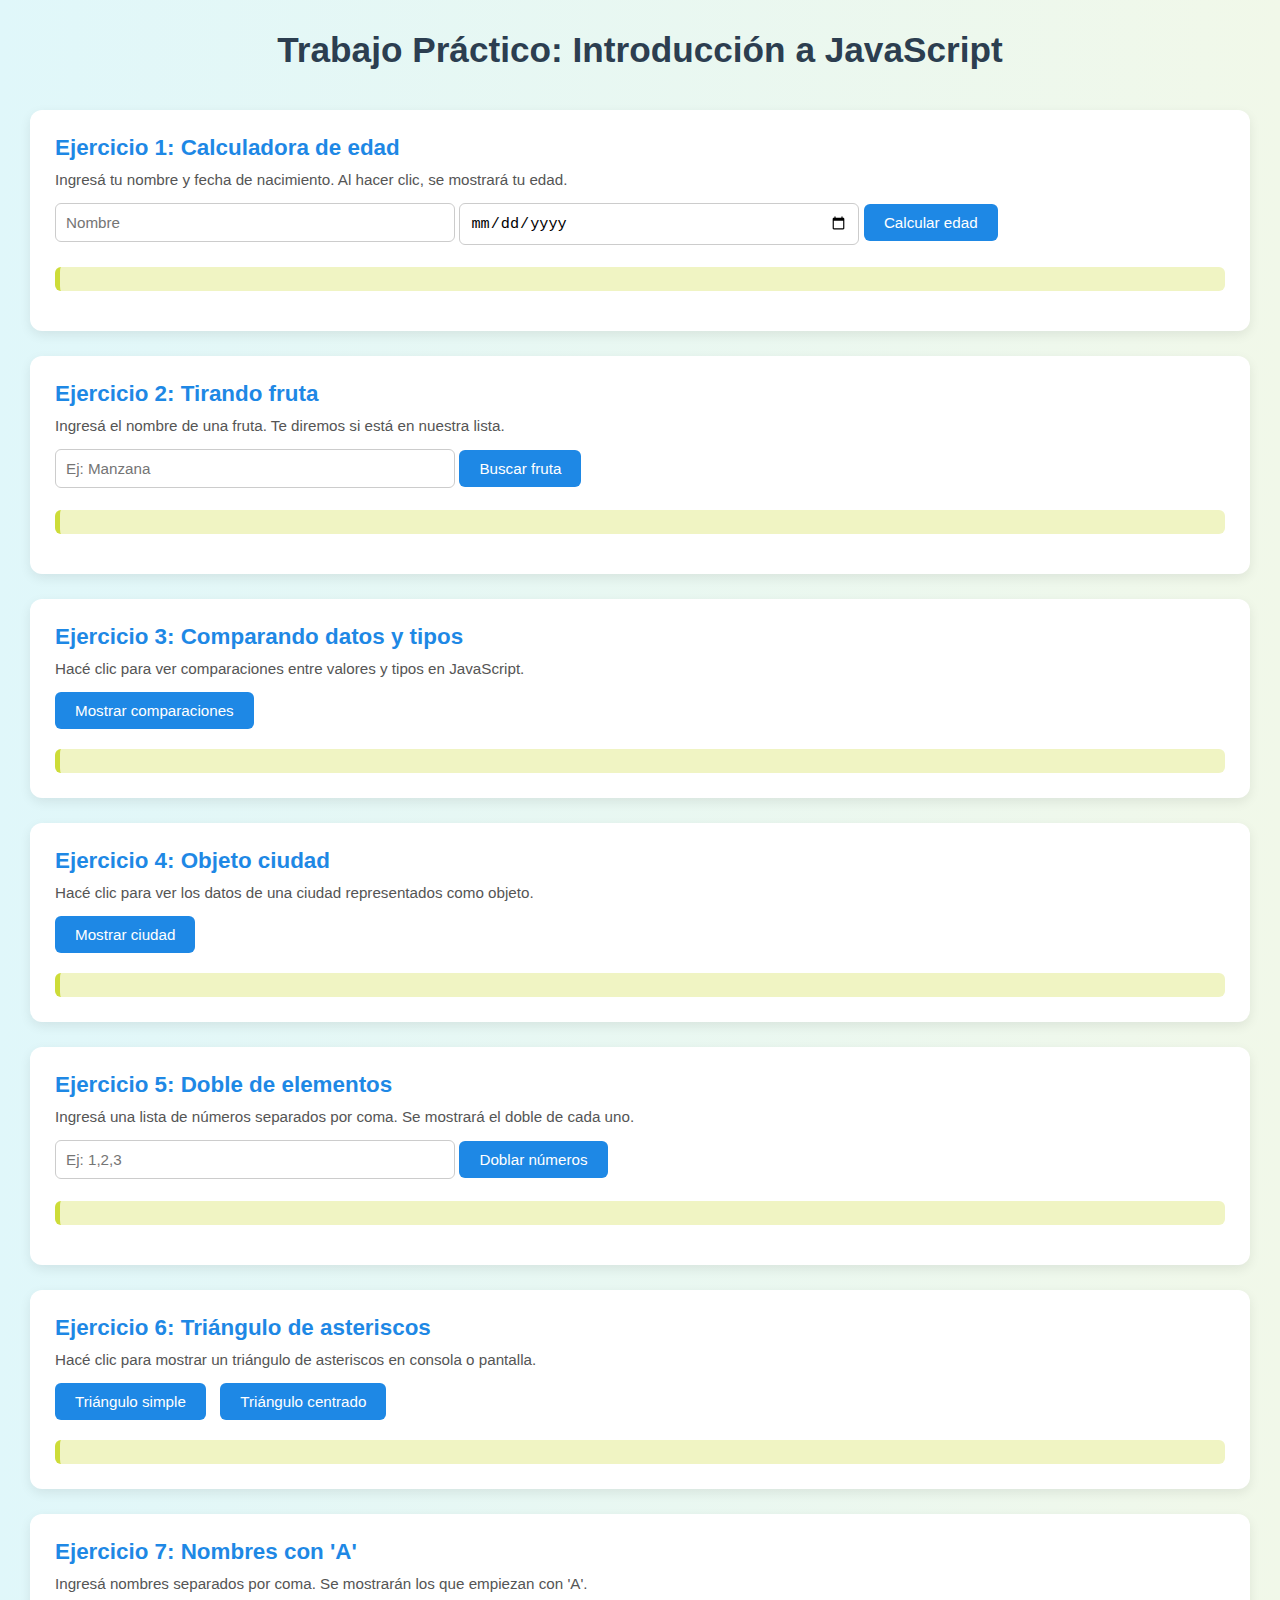
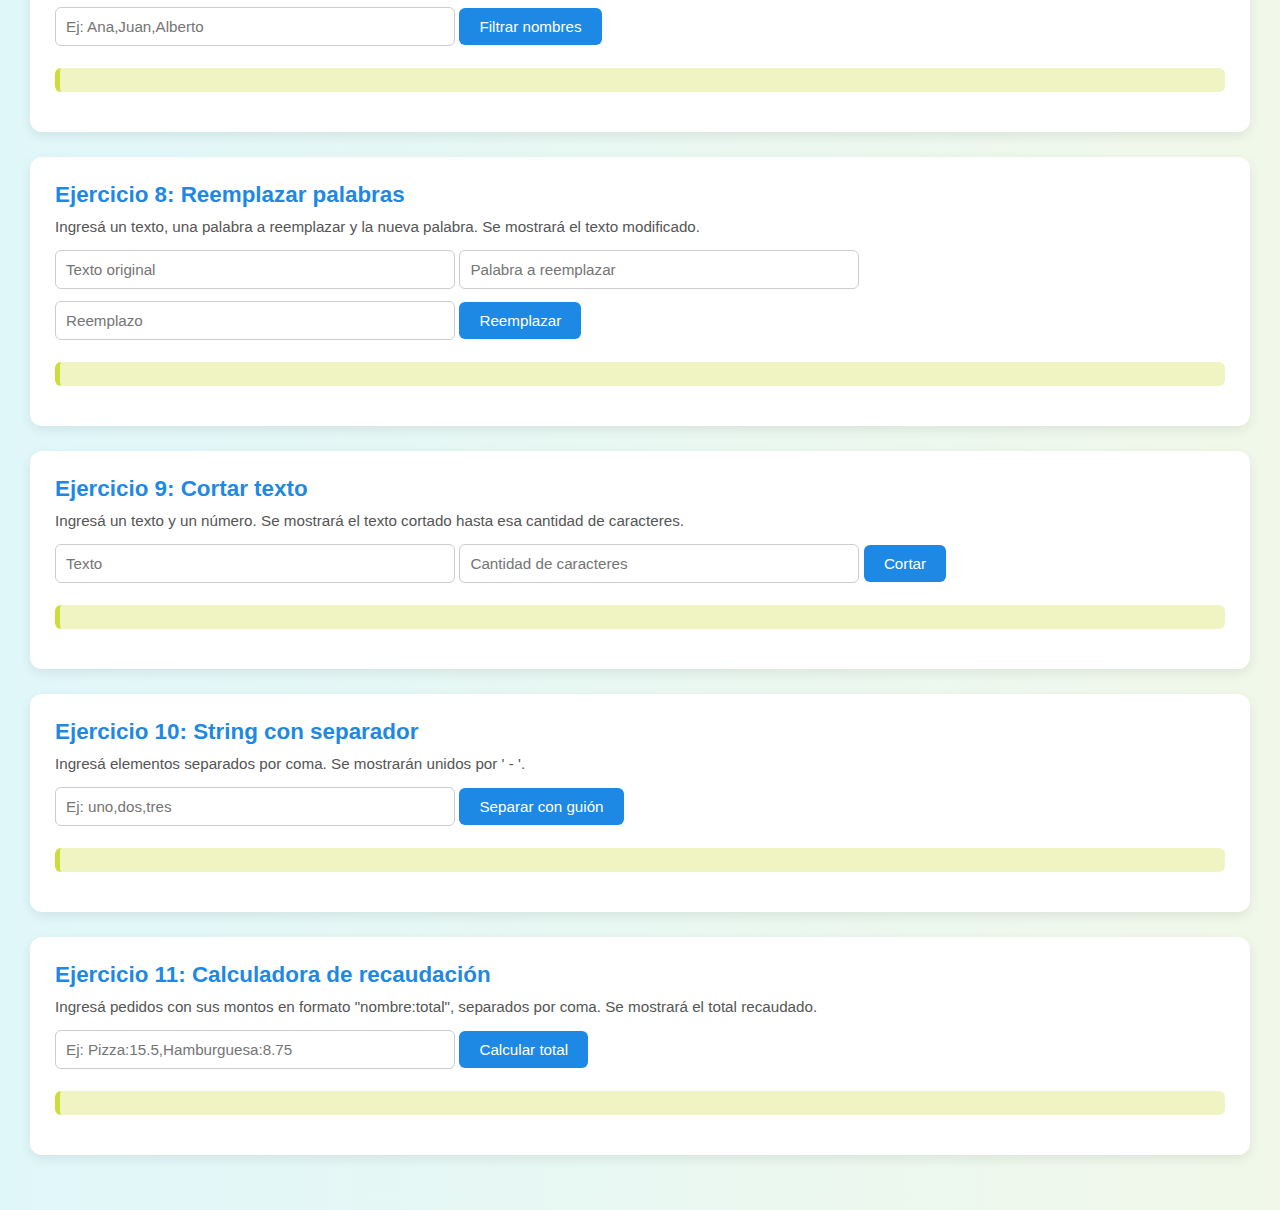
<file: index.html>
<!DOCTYPE html>
<html lang="es">
<head>
  <meta charset="UTF-8">
  <title>TP - Introducción a JavaScript</title>
</head>
<link rel="stylesheet" href="style.css">


<body>
  <h1>Trabajo Práctico: Introducción a JavaScript</h1>


  <section>
    <h2>Ejercicio 1: Calculadora de edad</h2>
    <p>Ingresá tu nombre y fecha de nacimiento. Al hacer clic, se mostrará tu edad.</p>
    <input type="text" id="nombre" placeholder="Nombre">
    <input type="date" id="fecha">
    <button onclick="ejercicio1()">Calcular edad</button>
    <p id="resultado1"></p>
  </section>


  <section>
    <h2>Ejercicio 2: Tirando fruta</h2>
    <p>Ingresá el nombre de una fruta. Te diremos si está en nuestra lista.</p>
    <input type="text" id="fruta" placeholder="Ej: Manzana">
    <button onclick="ejercicio2()">Buscar fruta</button>
    <p id="resultado2"></p>
  </section>


  <section>
    <h2>Ejercicio 3: Comparando datos y tipos</h2>
    <p>Hacé clic para ver comparaciones entre valores y tipos en JavaScript.</p>
    <button onclick="ejercicio3()">Mostrar comparaciones</button>
    <pre id="resultado3"></pre>
  </section>


  <section>
    <h2>Ejercicio 4: Objeto ciudad</h2>
    <p>Hacé clic para ver los datos de una ciudad representados como objeto.</p>
    <button onclick="ejercicio4()">Mostrar ciudad</button>
    <pre id="resultado4"></pre>
  </section>


  <section>
    <h2>Ejercicio 5: Doble de elementos</h2>
    <p>Ingresá una lista de números separados por coma. Se mostrará el doble de cada uno.</p>
    <input type="text" id="numeros" placeholder="Ej: 1,2,3">
    <button onclick="ejercicio5()">Doblar números</button>
    <p id="resultado5"></p>
  </section>


  <section>
    <h2>Ejercicio 6: Triángulo de asteriscos</h2>
    <p>Hacé clic para mostrar un triángulo de asteriscos en consola o pantalla.</p>
    <button onclick="ejercicio6A()">Triángulo simple</button>
    <button onclick="ejercicio6B()">Triángulo centrado</button>
    <pre id="resultado6"></pre>
  </section>


  <section>
    <h2>Ejercicio 7: Nombres con 'A'</h2>
    <p>Ingresá nombres separados por coma. Se mostrarán los que empiezan con 'A'.</p>
    <input type="text" id="nombres" placeholder="Ej: Ana,Juan,Alberto">
    <button onclick="ejercicio7()">Filtrar nombres</button>
    <p id="resultado7"></p>
  </section>


  <section>
    <h2>Ejercicio 8: Reemplazar palabras</h2>
    <p>Ingresá un texto, una palabra a reemplazar y la nueva palabra. Se mostrará el texto modificado.</p>
    <input type="text" id="texto8" placeholder="Texto original">
    <input type="text" id="buscar8" placeholder="Palabra a reemplazar">
    <input type="text" id="reemplazo8" placeholder="Reemplazo">
    <button onclick="ejercicio8()">Reemplazar</button>
    <p id="resultado8"></p>
  </section>


  <section>
    <h2>Ejercicio 9: Cortar texto</h2>
    <p>Ingresá un texto y un número. Se mostrará el texto cortado hasta esa cantidad de caracteres.</p>
    <input type="text" id="texto9" placeholder="Texto">
    <input type="number" id="cantidad9" placeholder="Cantidad de caracteres">
    <button onclick="ejercicio9()">Cortar</button>
    <p id="resultado9"></p>
  </section>


  <section>
    <h2>Ejercicio 10: String con separador</h2>
    <p>Ingresá elementos separados por coma. Se mostrarán unidos por ' - '.</p>
    <input type="text" id="elementos10" placeholder="Ej: uno,dos,tres">
    <button onclick="ejercicio10()">Separar con guión</button>
    <p id="resultado10"></p>
  </section>


  <section>
    <h2>Ejercicio 11: Calculadora de recaudación</h2>
    <p>Ingresá pedidos con sus montos en formato "nombre:total", separados por coma. Se mostrará el total recaudado.</p>
    <input type="text" id="pedidos11" placeholder="Ej: Pizza:15.5,Hamburguesa:8.75">
    <button onclick="ejercicio11()">Calcular total</button>
    <p id="resultado11"></p>
  </section>




  <script src="utils.js"></script>
  <script src="ejercicios.js"></script>
</body>
</html>
</file>
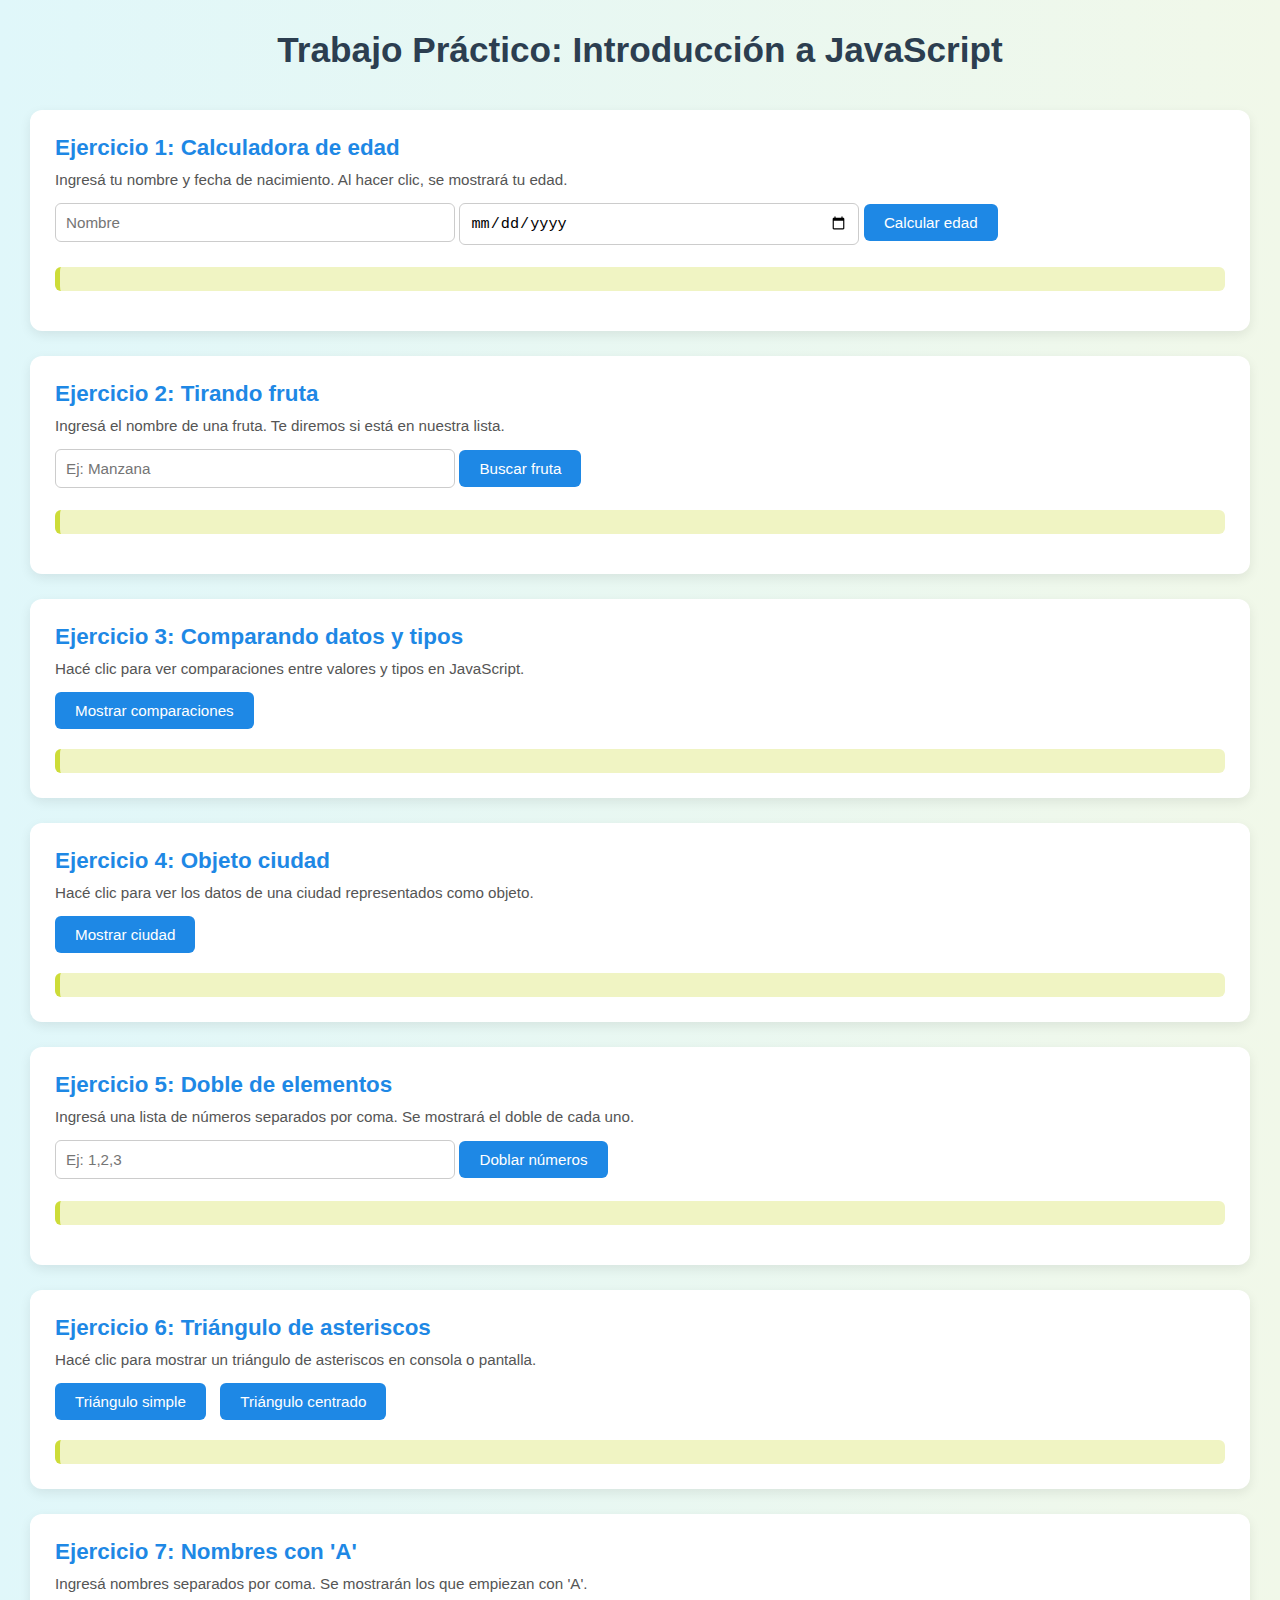
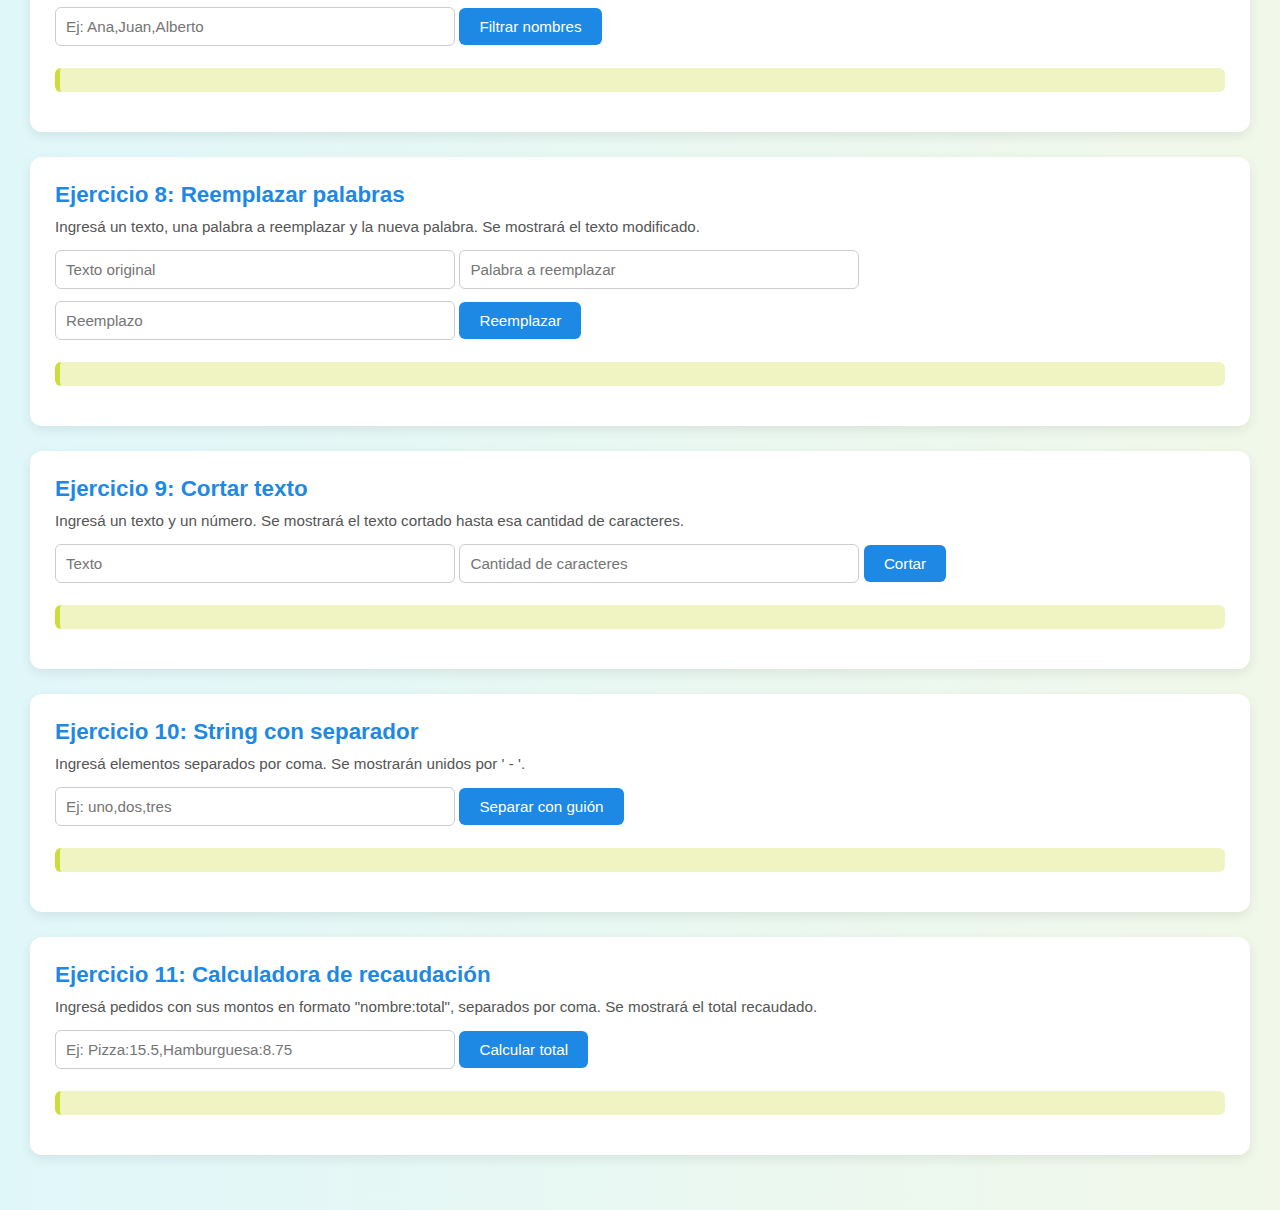
<file: TP08_Java-main/index.html>
<!DOCTYPE html>
<html lang="es">
<head>
  <meta charset="UTF-8">
  <title>TP - Introducción a JavaScript</title>
</head>
<link rel="stylesheet" href="style.css">

<body>
  <h1>Trabajo Práctico: Introducción a JavaScript</h1>

  <section>
    <h2>Ejercicio 1: Calculadora de edad</h2>
    <p>Ingresá tu nombre y fecha de nacimiento. Al hacer clic, se mostrará tu edad.</p>
    <input type="text" id="nombre" placeholder="Nombre">
    <input type="date" id="fecha">
    <button onclick="ejercicio1()">Calcular edad</button>
    <p id="resultado1"></p>
  </section>

  <section>
    <h2>Ejercicio 2: Tirando fruta</h2>
    <p>Ingresá el nombre de una fruta. Te diremos si está en nuestra lista.</p>
    <input type="text" id="fruta" placeholder="Ej: Manzana">
    <button onclick="ejercicio2()">Buscar fruta</button>
    <p id="resultado2"></p>
  </section>

  <section>
    <h2>Ejercicio 3: Comparando datos y tipos</h2>
    <p>Hacé clic para ver comparaciones entre valores y tipos en JavaScript.</p>
    <button onclick="ejercicio3()">Mostrar comparaciones</button>
    <pre id="resultado3"></pre>
  </section>

  <section>
    <h2>Ejercicio 4: Objeto ciudad</h2>
    <p>Hacé clic para ver los datos de una ciudad representados como objeto.</p>
    <button onclick="ejercicio4()">Mostrar ciudad</button>
    <pre id="resultado4"></pre>
  </section>

  <section>
    <h2>Ejercicio 5: Doble de elementos</h2>
    <p>Ingresá una lista de números separados por coma. Se mostrará el doble de cada uno.</p>
    <input type="text" id="numeros" placeholder="Ej: 1,2,3">
    <button onclick="ejercicio5()">Doblar números</button>
    <p id="resultado5"></p>
  </section>

  <section>
    <h2>Ejercicio 6: Triángulo de asteriscos</h2>
    <p>Hacé clic para mostrar un triángulo de asteriscos en consola o pantalla.</p>
    <button onclick="ejercicio6A()">Triángulo simple</button>
    <button onclick="ejercicio6B()">Triángulo centrado</button>
    <pre id="resultado6"></pre>
  </section>

  <section>
    <h2>Ejercicio 7: Nombres con 'A'</h2>
    <p>Ingresá nombres separados por coma. Se mostrarán los que empiezan con 'A'.</p>
    <input type="text" id="nombres" placeholder="Ej: Ana,Juan,Alberto">
    <button onclick="ejercicio7()">Filtrar nombres</button>
    <p id="resultado7"></p>
  </section>

  <section>
    <h2>Ejercicio 8: Reemplazar palabras</h2>
    <p>Ingresá un texto, una palabra a reemplazar y la nueva palabra. Se mostrará el texto modificado.</p>
    <input type="text" id="texto8" placeholder="Texto original">
    <input type="text" id="buscar8" placeholder="Palabra a reemplazar">
    <input type="text" id="reemplazo8" placeholder="Reemplazo">
    <button onclick="ejercicio8()">Reemplazar</button>
    <p id="resultado8"></p>
  </section>

  <section>
    <h2>Ejercicio 9: Cortar texto</h2>
    <p>Ingresá un texto y un número. Se mostrará el texto cortado hasta esa cantidad de caracteres.</p>
    <input type="text" id="texto9" placeholder="Texto">
    <input type="number" id="cantidad9" placeholder="Cantidad de caracteres">
    <button onclick="ejercicio9()">Cortar</button>
    <p id="resultado9"></p>
  </section>

  <section>
    <h2>Ejercicio 10: String con separador</h2>
    <p>Ingresá elementos separados por coma. Se mostrarán unidos por ' - '.</p>
    <input type="text" id="elementos10" placeholder="Ej: uno,dos,tres">
    <button onclick="ejercicio10()">Separar con guión</button>
    <p id="resultado10"></p>
  </section>

  <section>
    <h2>Ejercicio 11: Calculadora de recaudación</h2>
    <p>Ingresá pedidos con sus montos en formato "nombre:total", separados por coma. Se mostrará el total recaudado.</p>
    <input type="text" id="pedidos11" placeholder="Ej: Pizza:15.5,Hamburguesa:8.75">
    <button onclick="ejercicio11()">Calcular total</button>
    <p id="resultado11"></p>
  </section>


  <script src="utils.js"></script>
  <script src="ejercicios.js"></script>
</body>
</html>
</file>
<file: style.css>
/* Reset básico */
* {
    box-sizing: border-box;
    margin: 0;
    padding: 0;
  }
  
  
  /* Fondo general */
  body {
    font-family: 'Segoe UI', sans-serif;
    background: linear-gradient(to right, #e0f7fa, #f1f8e9);
    padding: 30px;
    color: #333;
  }
  
  
  /* Título principal */
  h1 {
    text-align: center;
    font-size: 2.2rem;
    margin-bottom: 40px;
    color: #2c3e50;
  }
  
  
  /* Secciones como tarjetas */
  section {
    background-color: #ffffff;
    border-radius: 12px;
    padding: 25px;
    margin-bottom: 25px;
    box-shadow: 0 4px 12px rgba(0,0,0,0.08);
    transition: transform 0.2s ease;
  }
  
  
  section:hover {
    transform: scale(1.01);
  }
  
  
  /* Título de cada ejercicio */
  section h2 {
    font-size: 1.4rem;
    margin-bottom: 10px;
    color: #1e88e5;
  }
  
  
  /* Instrucciones */
  section p {
    font-size: 0.95rem;
    margin-bottom: 15px;
    color: #555;
  }
  
  
  /* Inputs */
  input[type="text"],
  input[type="date"],
  input[type="number"] {
    padding: 10px;
    margin-bottom: 12px;
    border: 1px solid #ccc;
    border-radius: 6px;
    width: 100%;
    max-width: 400px;
    font-size: 0.95rem;
    transition: border-color 0.3s ease;
  }
  
  
  input:focus {
    border-color: #1e88e5;
    outline: none;
  }
  
  
  /* Botones */
  button {
    padding: 10px 20px;
    background-color: #1e88e5;
    color: white;
    border: none;
    border-radius: 6px;
    cursor: pointer;
    font-size: 0.95rem;
    transition: background-color 0.3s ease, transform 0.2s ease;
    margin-right: 10px;
    margin-bottom: 10px;
  }
  
  
  button:hover {
    background-color: #1565c0;
    transform: scale(1.05);
  }
  
  
  /* Resultados */
  p[id^="resultado"],
  pre[id^="resultado"] {
    background-color: #f0f4c3;
    padding: 12px;
    border-radius: 6px;
    font-family: 'Courier New', monospace;
    white-space: pre-wrap;
    margin-top: 10px;
    border-left: 5px solid #cddc39;
    color: #333;
  }
  
  
  /* Responsive básico */
  @media (max-width: 600px) {
    body {
      padding: 15px;
    }
  
  
    input, button {
      width: 100%;
      max-width: none;
    }
  
  
    button {
      margin-right: 0;
    }
  }
</file>
<file: TP08_Java-main/style.css>
/* Reset básico */
* {
  box-sizing: border-box;
  margin: 0;
  padding: 0;
}

/* Fondo general */
body {
  font-family: 'Segoe UI', sans-serif;
  background: linear-gradient(to right, #e0f7fa, #f1f8e9);
  padding: 30px;
  color: #333;
}

/* Título principal */
h1 {
  text-align: center;
  font-size: 2.2rem;
  margin-bottom: 40px;
  color: #2c3e50;
}

/* Secciones como tarjetas */
section {
  background-color: #ffffff;
  border-radius: 12px;
  padding: 25px;
  margin-bottom: 25px;
  box-shadow: 0 4px 12px rgba(0,0,0,0.08);
  transition: transform 0.2s ease;
}

section:hover {
  transform: scale(1.01);
}

/* Título de cada ejercicio */
section h2 {
  font-size: 1.4rem;
  margin-bottom: 10px;
  color: #1e88e5;
}

/* Instrucciones */
section p {
  font-size: 0.95rem;
  margin-bottom: 15px;
  color: #555;
}

/* Inputs */
input[type="text"],
input[type="date"],
input[type="number"] {
  padding: 10px;
  margin-bottom: 12px;
  border: 1px solid #ccc;
  border-radius: 6px;
  width: 100%;
  max-width: 400px;
  font-size: 0.95rem;
  transition: border-color 0.3s ease;
}

input:focus {
  border-color: #1e88e5;
  outline: none;
}

/* Botones */
button {
  padding: 10px 20px;
  background-color: #1e88e5;
  color: white;
  border: none;
  border-radius: 6px;
  cursor: pointer;
  font-size: 0.95rem;
  transition: background-color 0.3s ease, transform 0.2s ease;
  margin-right: 10px;
  margin-bottom: 10px;
}

button:hover {
  background-color: #1565c0;
  transform: scale(1.05);
}

/* Resultados */
p[id^="resultado"],
pre[id^="resultado"] {
  background-color: #f0f4c3;
  padding: 12px;
  border-radius: 6px;
  font-family: 'Courier New', monospace;
  white-space: pre-wrap;
  margin-top: 10px;
  border-left: 5px solid #cddc39;
  color: #333;
}

/* Responsive básico */
@media (max-width: 600px) {
  body {
    padding: 15px;
  }

  input, button {
    width: 100%;
    max-width: none;
  }

  button {
    margin-right: 0;
  }
}
</file>
